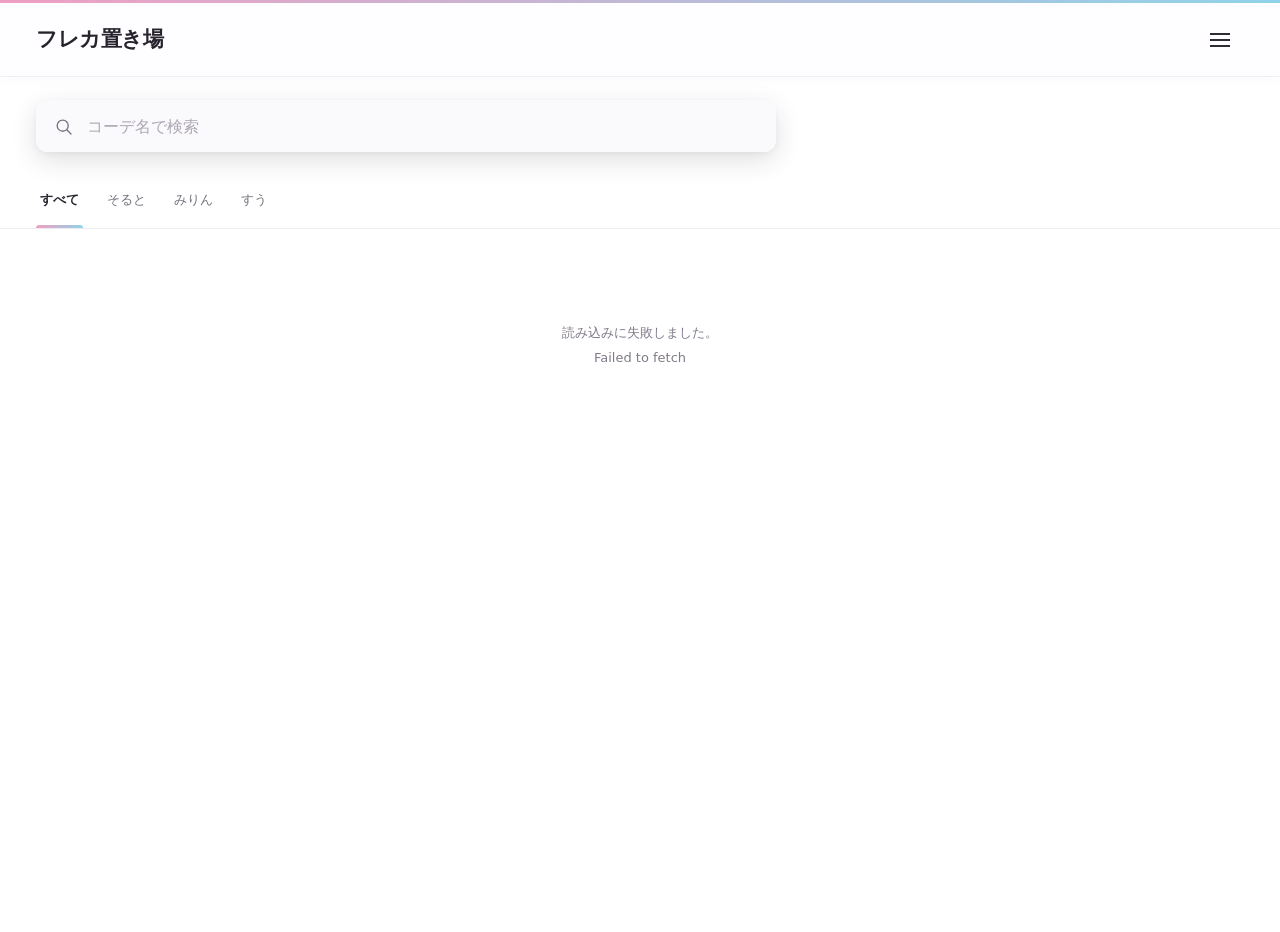
<file: index.html>
<!doctype html><html lang="ja"><head><meta charset="UTF-8"><meta name="viewport" content="width=device-width,initial-scale=1"><meta name="theme-color" content="#ffffff"><title>フレカ置き場 - 塩</title><link rel="stylesheet" href="assets/style.css?v=floating-search-only-20261124"></head><body data-page="view"><div id="app"></div><script src="assets/config.js?v=site-e-header-name-20261123"></script><script src="assets/initial-colors.js?v=site-e-color-bootstrap-20261123"></script><script src="assets/core.js?v=site-e-instant-colors-20261123"></script><script src="assets/view.js?v=site-e-instant-colors-20261123"></script></body></html>
</file>
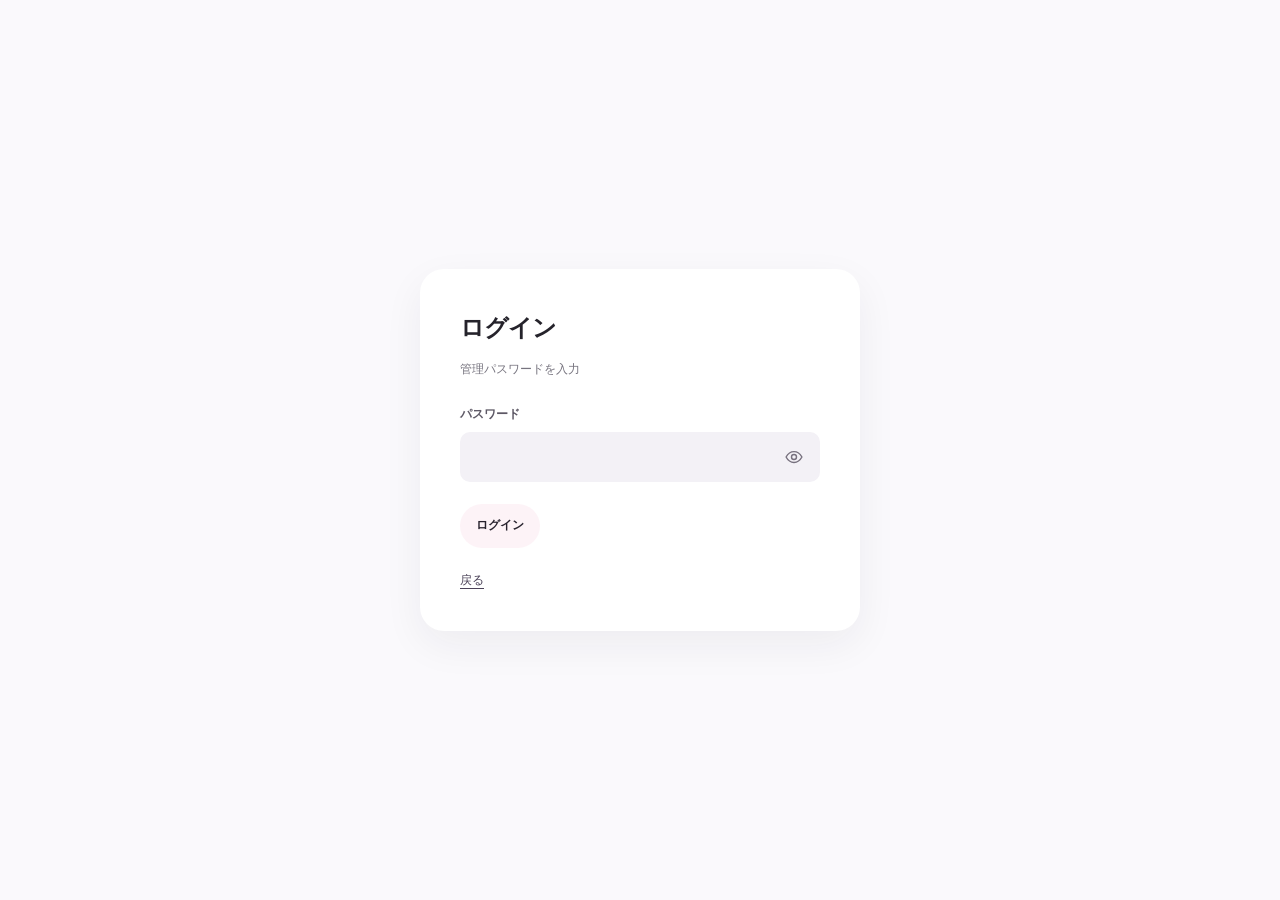
<file: edit.html>
<!doctype html><html lang="ja"><head><meta charset="UTF-8"><meta name="viewport" content="width=device-width,initial-scale=1"><meta name="theme-color" content="#ffffff"><title>フレカ置き場 - 塩</title><link rel="stylesheet" href="assets/style.css?v=admin-floating-search-20261124"></head><body data-page="edit"><div id="app"></div><script src="assets/config.js?v=site-e-gas-connected-20261123"></script><script src="assets/core.js?v=site-e-instant-colors-20261123"></script><script src="assets/edit.js?v=login-copy-and-tab-title-20261123"></script></body></html>
</file>
<file: assets/style.css>
/*
 * Site D — 4.11B / Material-inspired minimal layout
 * A alternative remains entirely separate as v4.10.
 * The same JS, data contracts, page routes, and accessibility semantics are retained.
 * Design principle: whitespace first, lines only when needed, accent only as state.
 */
@property --theme-color { syntax: '<color>'; inherits: true; initial-value: #eaa1bf; }
:root {
  --theme-background: #eaa1bf;
  --old-theme-background: #eaa1bf;
  --theme-color: #eaa1bf;
  --theme-on: #171717;
  --theme-soft: rgba(234,161,191,.13);
  --theme-line: rgba(234,161,191,.35);
  --txt: #25232b;
  --muted: #77747f;
  --quiet: #9895a0;
  --line: #eeebf1;
  --line-strong: #ddd9e2;
  --bg: #faf9fc;
  --surface: #ffffff;
  --surface-soft: #f3f1f6;
  --surface-active: #f0ecf5;
  --danger: #b04452;
  --radius-small: 8px;
  --radius-medium: 12px;
  --radius-dialog: 24px;
  --ease: cubic-bezier(.2,.75,.25,1);
}
* { box-sizing: border-box; }
html { scroll-behavior: smooth; }
body {
  margin: 0;
  min-width: 320px;
  background: var(--surface);
  color: var(--txt);
  font: 14px/1.6 'Noto Sans JP','Hiragino Kaku Gothic ProN', 'Yu Gothic', system-ui, sans-serif;
  font-weight: 400;
  -webkit-font-smoothing: antialiased;
}
body[data-page="view"] { padding-bottom: 32px; }
button,input,textarea,select { font: inherit; }
button { cursor: pointer; -webkit-tap-highlight-color: transparent; }
button:disabled { opacity: .38; cursor: default; }
button:focus-visible, input:focus-visible, select:focus-visible, textarea:focus-visible, a:focus-visible, .ownership-option:focus-within {
  outline: 2px solid #6b5b81; outline-offset: 3px;
}
a { color: inherit; }
svg { width: 20px; height: 20px; fill: none; stroke: currentColor; stroke-width: 1.7; stroke-linecap: round; stroke-linejoin: round; }
.hidden { display: none !important; }
#app { min-height: 100dvh; }

/* 1 — Top app bar: flat surface, small dynamic theme rule (no decorations). */
.app-header { position: sticky; top: 0; z-index: 30; background: var(--surface); }
.title-bar { position: relative; isolation: isolate; background: var(--surface); color: var(--txt); }
.title-bar::after { content: ''; position: absolute; top: 0; left: 0; right: 0; height: 4px; background: var(--theme-background); z-index: 1; }
.title-bar::before { content:''; position:absolute; inset: 0 0 auto; height: 4px; z-index:2; pointer-events:none; background:var(--old-theme-background); opacity: 0; }
.theme-changing .title-bar::before { animation: b-accent-crossfade 700ms ease both; }
@keyframes b-accent-crossfade { from { opacity: 1; } to { opacity: 0; } }
.header-inner { max-width: 1440px; min-height: 76px; margin: auto; padding: 12px 36px 9px; display: flex; align-items: center; justify-content: space-between; gap: 16px; }
.app-title { font-size: 21px; font-weight: 700; letter-spacing: -.025em; color: #27232c; }
.header-actions,.view-header-actions { display:flex; align-items:center; gap:14px; }
.header-date { color:var(--muted); white-space:nowrap; font-size: 11px; letter-spacing: .02em; }
.hamburger { width: 48px; height: 48px; display:flex; flex-direction:column; align-items:center; justify-content:center; gap:5px; border:0; background:transparent; color:#302c36; padding:9px; border-radius:24px; transition:background 180ms ease; }
.hamburger:hover,.hamburger[aria-expanded="true"] { background:var(--surface-soft); }
.hamburger span { width:21px; height:2px; display:block; background:currentColor; border-radius:3px; transition:transform 250ms var(--ease),opacity 180ms ease; }
.hamburger[aria-expanded="true"] span:first-child { transform:translateY(7px) rotate(45deg); }
.hamburger[aria-expanded="true"] span:nth-child(2) { opacity:0; }
.hamburger[aria-expanded="true"] span:last-child { transform:translateY(-7px) rotate(-45deg); }

/* 2 — Modal navigation sheet; keeps the exact original hamburger behaviors. */
.menu-scrim { position:fixed; inset:0; z-index:79; background:rgba(22,18,30,.27); opacity:0; visibility:hidden; pointer-events:none; transition:opacity 300ms ease,visibility 0s linear 310ms; }
.hamburger-panel { position:fixed; right:0; top:0; bottom:0; z-index:80; width:min(344px, calc(100vw - 36px)); display:flex; flex-direction:column; gap:2px; padding:108px 20px 32px; overflow-y:auto; background:var(--surface); box-shadow:-14px 0 55px rgba(34,27,47,.12); opacity:0; transform:translateX(28px); visibility:hidden; pointer-events:none; transition:opacity 260ms ease,transform 300ms var(--ease),visibility 0s linear 310ms; }
.hamburger-panel::before { content:'メニュー'; position:absolute; top:42px; left:36px; font-size:21px; font-weight:700; letter-spacing:-.02em; }
.hamburger-panel :is(a,button) { display:block; width:100%; border:0; border-radius:12px; padding:15px 18px; text-align:left; color:#433e49; font-size:14px; font-weight:500; background:transparent; text-decoration:none; transition:background-color 180ms ease; }
.hamburger-panel :is(a,button):hover { background:#f3f1f6; }
.hamburger-panel .selected { background:var(--theme-soft); font-weight:700; }
/* Close control floats above the drawer, independent of the sliding sheet.
   Its bounds are taken from the header hamburger at the moment of opening. */
.drawer-close {
  position: fixed;
  z-index: 83;
  display: grid;
  place-items: center;
  padding: 0;
  border: 0;
  border-radius: 50%;
  background: transparent;
  color: #302c36;
  font-size: 28px;
  font-weight: 300;
  line-height: 1;
  opacity: 0;
  visibility: hidden;
  pointer-events: none;
  transform: scale(.92);
  transition: opacity 180ms ease, transform 240ms var(--ease), visibility 0s linear 250ms, background-color 180ms ease;
}
.drawer-close.is-open {
  opacity: 1;
  visibility: visible;
  pointer-events: auto;
  transform: scale(1);
  transition-delay: 0s;
}
.drawer-close:hover { background: var(--surface-soft); }
.drawer-close:focus-visible { outline: 2px solid #6b5b81; outline-offset: -3px; }

.hamburger-panel > a:first-of-type { border-bottom:1px solid var(--line); border-radius:0; margin-bottom:12px; padding-bottom:23px; }
.hamburger-panel > a:first-of-type:hover { background:var(--surface-soft); border-radius:12px; }
.menu-scrim.is-open,.hamburger-panel.is-open { opacity:1; visibility:visible; pointer-events:auto; transition-delay:0ms; }
.hamburger-panel.is-open { transform:translateX(0); }

/* 3 — Search and filters: whitespace, no decorated input borders. */
.container { max-width:1440px; margin:0 auto; padding:24px 36px; }
.search { max-width:740px; min-height:52px; display:flex; align-items:center; gap:14px; padding:0 18px; background:var(--surface-soft); border:0; border-radius:var(--radius-medium); box-shadow:none; transition:background 200ms ease,box-shadow 200ms ease; }
.search:focus-within { background:#eeebf3; box-shadow:inset 0 -2px #777086; }
.search svg { color:#777280; width:19px; height:19px; flex-shrink:0; }
.search input { flex:1; min-width:0; padding:13px 0; background:transparent; color:var(--txt); border:0; outline:0; font-size:16px; }
.search input::placeholder { color:#86818e; }
.desktop-tabs { max-width:1440px; margin:auto; padding:0 36px; display:flex; align-items:stretch; gap:20px; overflow-x:auto; scrollbar-width:none; border-bottom:1px solid var(--line); }
.desktop-tabs::-webkit-scrollbar { display:none; }
.char-tab { position:relative; flex-shrink:0; white-space:nowrap; border:0; border-radius:0; background:transparent!important; padding:12px 4px 15px; min-height:52px; color:#77717e; font-size:13px; font-weight:500; transition:color 230ms ease; }
.char-tab::after { content:''; position:absolute; left:0; right:0; height:3px; bottom:0; border-radius:3px 3px 0 0; background:var(--theme-background); transform:scaleX(0); transform-origin:center; transition:transform 280ms var(--ease); }
.char-tab:hover { color:#34303b; }
.char-tab.active { color:#292630; font-weight:700; }
.char-tab.active::after { transform:scaleX(1); }

/* 4 — Public gallery: image-led, not a grid of framed rectangles. */
.card-grid { display:grid; grid-template-columns:repeat(2,minmax(0,1fr)); gap:26px 16px; align-items:start; }
.freca-card { min-width:0; background:transparent; border:0; border-radius:0; box-shadow:none; overflow:visible; }
.card-picture { background:#f2f0f5; aspect-ratio:59 / 86; overflow:hidden; border-radius:7px; display:flex; align-items:center; justify-content:center; cursor:zoom-in; transition:box-shadow 220ms ease; }
.card-picture img { width:100%; height:100%; object-fit:cover; transition:transform 300ms var(--ease); }
.freca-card:hover .card-picture { box-shadow:0 6px 18px rgba(36,29,43,.08); }
.freca-card:hover .card-picture img { transform:scale(1.018); }
.card-detail { padding:11px 2px 0; }
.card-chara { color:#292530; font-size:13px; font-weight:650; line-height:1.45; }
.card-code { color:#76717d; font-size:12px; line-height:1.55; margin-top:4px; overflow-wrap:anywhere; }
.empty-image { display:flex; flex-direction:column; align-items:center; justify-content:center; gap:8px; color:#a29da9; }
.empty-image span { font-size:26px; font-weight:300; }
.empty-image small { font-size:12px; }
.placeholder-panel { grid-column:1 / -1; text-align:center; padding:68px 12px; color:#817a88; font-size:13px; background:transparent; border:0; border-radius:0; box-shadow:none; line-height:1.9; }
.pager { display:flex; justify-content:center; gap:6px; flex-wrap:wrap; margin:24px auto; }
.pager button { width:42px; height:42px; border:0; border-radius:50%; background:transparent; color:#77717e; }
.pager button:hover { background:#f0eef3; }
.pager button.active { color:#242029; background:var(--theme-soft); font-weight:700; }
.pager-ellipsis { display:grid; place-items:center; width:28px; color:#9a95a1; }
.bottom-nav { display:none; }

/* 5 — Forms and simple actions. The only filled actions are primary. */
.btn { min-height:40px; padding:9px 16px; border:0; border-radius:22px; color:#544d5b; background:var(--surface-soft); font-size:12px; font-weight:600; transition:background 160ms ease,transform 160ms ease; }
.btn:hover { background:#eae6ef; }
.btn:active,.tiny-btn:active { transform:scale(.982); }
.btn.primary { color:#28232e; background:var(--theme-soft); font-weight:700; }
.btn.primary:hover { filter:brightness(.97); }
.btn.danger,.tiny-btn.danger { color:var(--danger); }
.tiny-btn { background:transparent; border:0; border-radius:18px; padding:7px 13px; font-size:12px; font-weight:500; color:#5c5663; transition:background 180ms ease, transform 180ms ease; }
.tiny-btn:hover { background:var(--surface-soft); }
.row { display:flex; align-items:center; flex-wrap:wrap; gap:8px; }
.row.between { justify-content:space-between; }
.note { margin:0; font-size:12px; line-height:1.8; color:var(--muted); font-weight:400; }
.section-head { display:flex; align-items:center; justify-content:space-between; gap:16px; margin:6px 0 20px; }
.section-head h2 { margin:0; color:#292531; font-size:22px; font-weight:700; letter-spacing:-.035em; line-height:1.35; }
.section-head h2 small { font-size:12px; font-weight:400; margin-left:8px; letter-spacing:0; }

/* 6 — Auth: compact neutral form, only one elevated functional surface. */
.auth-screen { min-height:100dvh; display:grid; place-items:center; padding:32px 16px; background:var(--bg); }
.login-panel { width:min(440px,100%); padding:40px; background:#fff; border:0; border-radius:24px; box-shadow:0 14px 40px rgba(36,30,45,.06); }
.login-panel h1 { margin:0 0 12px; font-size:24px; letter-spacing:-.035em; }
.login-panel form { margin-top:24px; }
.login-panel .btn { margin-top:4px; min-height:44px; }
.login-panel > .note:last-child { margin-top:22px; }
.login-panel a { color:#4c4359; text-underline-offset:4px; }
.login-panel .password-control{display:block;position:relative;width:100%;}
.login-panel .password-control input{padding-right:58px;}
.login-panel .password-peek{position:absolute;top:0;right:0;bottom:0;width:52px;display:grid;place-items:center;border:0;border-radius:0 10px 10px 0;background:transparent;color:#77717e;cursor:pointer;touch-action:none;-webkit-user-select:none;user-select:none;padding:0;}
.login-panel .password-peek[aria-pressed="true"]{color:#28252e;}
.login-panel .password-peek:focus-visible{outline:2px solid #777086;outline-offset:-3px;}
.field { display:grid; gap:8px; margin:18px 0; font-size:12px; font-weight:650; color:#5d5865; }
.field input,.field select,.field textarea { width:100%; min-height:48px; border:0; border-radius:10px; background:var(--surface-soft); color:#28252e; padding:12px 14px; font-size:16px; outline:0; }
.field textarea { min-height:100px; resize:vertical; line-height:1.7; }
.field input:focus,.field select:focus,.field textarea:focus { box-shadow:inset 0 -2px #777086; }

/* 7 — Edit dashboard, understated hierarchy and flat item rows. */
.admin-shell { width:min(100%,1320px); margin:0 auto; padding:36px 38px 90px; }
.animated-content { animation:b-content-fade 230ms ease both; }
@keyframes b-content-fade { from { opacity:.7; transform:translateY(5px); } to { opacity:1; transform:translateY(0); } }
.admin-shell .search { margin-bottom:16px; max-width:740px; }
.sub-tabs { display:flex; width:fit-content; align-items:center; gap:26px; margin:0 0 36px; border-bottom:1px solid var(--line-strong); }
.sub-tab { position:relative; border:0; border-radius:0; color:#77717e; background:transparent; padding:10px 0 14px; min-height:44px; font-size:14px; font-weight:500; }
.sub-tab.active { color:#2b2731; font-weight:700; }
.sub-tab.active::after { content:''; position:absolute; height:3px; bottom:-1px; left:0; right:0; border-radius:3px; background:var(--theme-background); }
.character-filter { display:flex; align-items:center; gap:10px; width:100%; margin:14px 0 26px; min-height:44px; }
.filter-all { flex:0 0 auto; min-width:60px; }
.filter-scroll { display:flex; gap:4px; flex:1; min-width:0; overflow-x:auto; scrollbar-width:none; padding:0; overscroll-behavior-inline:contain; }
.filter-scroll::-webkit-scrollbar { display:none; }
.filter-pill { position:relative; flex:0 0 auto; border:0; background:transparent; color:#706a77; padding:10px 16px; border-radius:24px; min-height:42px; white-space:nowrap; font-size:12px; font-weight:500; transition:background-color 200ms ease, color 200ms ease; }
.filter-pill.active { background:var(--item-soft); color:#25222c; font-weight:700; }
.filter-pill:hover { background:#f3f1f6; }
.admin-card-grid { display:grid; grid-template-columns:repeat(2,minmax(0,1fr)); gap:28px 18px; margin-top:28px; }
.admin-card { min-width:0; background:transparent; border:0; border-radius:0; box-shadow:none; overflow:visible; }
.admin-image { display:grid; place-items:center; height:190px; background:#f1eff4; border-radius:7px; cursor:zoom-in; overflow:hidden; }
.admin-image img { width:100%; height:100%; object-fit:cover; }
.admin-card-body { padding:13px 2px; }
.admin-title { font-size:14px; font-weight:650; overflow-wrap:anywhere; }
.admin-sub { font-size:12px; color:var(--muted); margin:4px 0 8px; }

/* 8 — Ownership: one row per outfit, chips only for printed characters. */
.owned-grid { display:grid; grid-template-columns:repeat(1,minmax(0,1fr)); gap:0; margin-top:22px; }
.owned-card { padding:20px 1px 21px; border:0; border-radius:0; border-bottom:1px solid var(--line); background:transparent; box-shadow:none; }
.owned-card strong { font-size:15px; font-weight:650; }
.owned-card > .note { margin-top:2px; }
.chip-row { display:flex; flex-wrap:wrap; gap:8px; margin:13px 0 4px; }
.chip { display:inline-flex; align-items:center; gap:4px; padding:4px 12px; background:var(--item-soft); color:#3c3743; border:0; border-radius:19px; font-size:11px; font-weight:500; }
.owned-card .row { margin-top:12px; }

/* 9 — Print plans: section label and hairline separators instead of panels. */
.plan-heading { margin:42px 0 16px; font-size:20px; font-weight:700; letter-spacing:-.03em; }
.plan-set { margin:0 0 30px; background:transparent; border:0; border-radius:0; box-shadow:none; overflow:visible; }
.plan-set-head { display:flex; justify-content:flex-start; padding:12px 1px 10px; background:transparent; color:#77717d; border-bottom:1px solid var(--line-strong); font-size:12px; font-weight:600; }
.plan-item { display:flex; align-items:center; gap:14px; padding:16px 1px; min-width:0; border-bottom:1px solid var(--line); }
.plan-item input[type=checkbox] { flex:0 0 auto; width:19px; height:19px; accent-color:#655d70; cursor:pointer; }
.plan-content { min-width:0; flex:1; overflow:hidden; }
.plan-item .name { color:#33303b; font-weight:600; font-size:14px; overflow:hidden; text-overflow:ellipsis; white-space:nowrap; }

.plan-note { font-size:12px; margin-top:3px; color:#898590; line-height:1.5; white-space:nowrap; overflow:hidden; text-overflow:ellipsis; }
.plan-actions { flex:0 0 auto; display:flex; align-items:center; gap:0; flex-wrap:nowrap; }
.plan-actions .tiny-btn { font-size:11px; padding:8px 11px; min-width:40px; }
@keyframes b-check-pop { 0%{transform:scale(.85)} 65%{transform:scale(1.09)} 100%{transform:scale(1)} }
.plan-item.just-checked input[type=checkbox] { animation:b-check-pop 200ms ease-out; }

/* 10 — Color settings: flat editable rows with an intentional preview swatch. */
.color-grid { display:grid; grid-template-columns:repeat(1,minmax(0,1fr)); gap:0 36px; margin-top:18px; }
.color-card { border:0; border-radius:0; border-bottom:1px solid var(--line); background:transparent; padding:22px 0 23px; display:grid; gap:12px; }
.color-card > strong { font-size:15px; font-weight:650; }
.color-mode { display:flex; gap:22px; flex-wrap:wrap; }
.color-mode label { display:inline-flex; align-items:center; gap:7px; font-size:12px; color:#696373; cursor:pointer; }
.color-mode input { accent-color:#665c77; }
.color-control { display:flex; align-items:center; gap:14px; }
.color-control input[type=color] { width:44px; height:44px; border:0; background:none; padding:0; cursor:pointer; }
.color-control input[type=text] { flex:1; width:100%; min-width:0; border:0; border-radius:10px; background:var(--surface-soft); padding:12px 14px; font-size:14px; text-transform:uppercase; }
.color-sample { width:100%; min-height:43px; display:grid; place-items:center; background:var(--sample); color:var(--sample-on); font-weight:600; font-size:12px; border-radius:6px; }

/* 11 — Ownership multiple-selection dialog. */
.owned-select-caption { display:flex; justify-content:space-between; gap:14px; color:#4b4651; font-size:13px; margin:22px 0 10px; }
.owned-select-caption > span { color:var(--muted); font-size:11px; }
.ownership-options { display:grid; grid-template-columns:repeat(3,minmax(0,1fr)); gap:8px; }
.ownership-option { display:flex; justify-content:center; align-items:center; gap:5px; cursor:pointer; background:#f4f2f7; color:#6b6572; border:0; border-radius:11px; min-height:44px; padding:8px 4px; font-size:12px; transition:background-color 180ms ease; white-space:nowrap; }
.ownership-option.chosen { background:var(--item-soft); color:#302b35; font-weight:700; }
.ownership-option input { position:absolute; width:1px; height:1px; opacity:0; pointer-events:none; }
.ownership-option .tick { visibility:hidden; }
.ownership-option.chosen .tick { visibility:visible; }

/* 12 — Modal/dialog surfaces are purposefully elevated (not a layout grid). */
.overlay,.dialog-shade { position:fixed; inset:0; z-index:70; background:rgba(27,23,34,.5); display:grid; place-items:center; padding:20px; animation:b-overlay-in 180ms ease both; }
.overlay { z-index:60; }
.overlay img { max-width:min(520px,92vw); max-height:87vh; object-fit:contain; border-radius:8px; box-shadow:0 18px 60px rgba(20,14,30,.2); }
.overlay-close { position:fixed; right:25px; top:20px; width:44px; height:44px; border:0; background:white; color:#4c4554; border-radius:50%; font-size:24px; }
.dialog { background:#fff; width:min(520px,100%); max-height:90dvh; overflow-y:auto; padding:26px 30px 30px; border:0; border-radius:var(--radius-dialog); box-shadow:0 24px 90px rgba(28,23,34,.19); animation:b-dialog-in 250ms var(--ease) both; }
.dialog h2 { font-size:20px; font-weight:700; margin:0; }
.dialog-actions { display:flex; justify-content:flex-end; gap:10px; margin-top:28px; }
.preview { width:100%; min-height:148px; display:grid; place-items:center; background:var(--surface-soft); border:0; border-radius:9px; overflow:hidden; font-size:12px; color:#827d89; }
.preview img { width:auto; height:148px; max-width:100%; object-fit:contain; }
@keyframes b-overlay-in { from{opacity:0} to{opacity:1} }
@keyframes b-dialog-in { from{opacity:0;transform:translateY(10px) scale(.99)} to{opacity:1;transform:translateY(0) scale(1)} }
.toast { position:fixed; z-index:110; left:50%; bottom:26px; transform:translateX(-50%); padding:12px 20px; background:#353039; color:white; border-radius:24px; font-size:12px; opacity:0; pointer-events:none; transition:opacity 200ms ease; box-shadow:0 7px 25px rgba(25,22,29,.15); }
.toast.show { opacity:1; }

/* Responsive columns and rhythm */
@media(min-width:700px) {
  .card-grid { grid-template-columns:repeat(4,minmax(0,1fr)); gap:30px 20px; }
  .admin-card-grid { grid-template-columns:repeat(3,minmax(0,1fr)); gap:30px 22px; }
  .owned-grid { grid-template-columns:repeat(2,minmax(0,1fr)); column-gap:42px; }
  .color-grid { grid-template-columns:repeat(2,minmax(0,1fr)); }
}
@media(min-width:1100px) {
  .card-grid { grid-template-columns:repeat(5,minmax(0,1fr)); gap:36px 24px; }
  .admin-card-grid { grid-template-columns:repeat(4,minmax(0,1fr)); }
}
@media(min-width:1400px) { .card-grid { grid-template-columns:repeat(6,minmax(0,1fr)); } }

@media(max-width:699px) {
  body[data-page="view"] { padding-bottom:90px; }
  .header-inner { min-height:66px; padding:9px 16px 6px; }
  .app-title { font-size:17px; }
  .header-date { font-size:10px; }
  .header-actions,.view-header-actions { gap:5px; }
  .hamburger { width:44px; height:44px; }
  .container { padding:18px 16px; }
  .desktop-tabs { display:none; }
  .card-grid { grid-template-columns:repeat(2,minmax(0,1fr)); gap:24px 12px; }
  .card-picture { border-radius:5px; }
  .card-detail { padding:9px 1px 0; }
  .card-chara { font-size:12px; }
  .card-code { font-size:11px; }
  .bottom-nav { display:block; position:fixed; left:0; right:0; bottom:0; z-index:40; height:77px; background:var(--surface); box-shadow:0 -3px 22px rgba(30,26,37,.07); }
  .bottom-nav-inner { display:flex; align-items:center; gap:10px; width:100%; height:100%; padding:0 12px; }
  .bottom-all { display:flex; align-items:center; justify-content:center; flex:0 0 58px; padding:10px 4px; border:0; background:transparent; border-radius:17px; font-size:11px; color:#736e7a; min-height:42px; }
  .bottom-all.active { background:var(--item-soft); color:#302b35; font-weight:700; }
  .nav-scroller { display:block; flex:1; min-width:0; height:100%; overflow-x:auto; scroll-snap-type:x mandatory; scrollbar-width:none; }
  .nav-scroller::-webkit-scrollbar { display:none; }
  .nav-track { display:flex; width:100%; height:100%; }
  .nav-slide { flex:0 0 100%; width:100%; height:100%; display:flex; align-items:center; gap:2px; padding:0; scroll-snap-align:start; }
  .bottom-char { flex:1 1 0; width:0; min-width:0; min-height:42px; display:grid; place-items:center; padding:10px 1px; border:0; border-radius:17px; background:transparent; color:#746f7c; font-size:11px; transition:background 260ms ease; }
  .bottom-char.active { background:var(--item-soft); color:#292531; font-weight:700; }
  .bottom-char:not(.active):active,.bottom-all:not(.active):active { background:var(--surface-soft); }
  .admin-shell { padding:26px 16px 72px; }
  .section-head { margin:2px 0 20px; }
  .section-head h2 { font-size:18px; }
  .section-head .btn { padding:9px 13px; font-size:11px; min-height:39px; }
  .sub-tabs { gap:26px; margin-bottom:28px; }
  .character-filter { gap:5px; margin:10px 0 23px; }
  .filter-pill { padding:10px 13px; }
  .admin-card-grid { gap:25px 14px; }
  .admin-image { height:160px; }
  .admin-card-body { padding:10px 0; }
  .owned-card { padding:20px 0; }
  .plan-heading { font-size:18px; margin:36px 0 14px; }
  .plan-item { gap:9px; padding:14px 0; }
  .plan-actions { gap:0; }
  .plan-actions .tiny-btn { min-width:34px; padding:7px 7px; font-size:11px; }
  .dialog { padding:22px 20px 25px; border-radius:20px; }
  .color-grid { grid-template-columns:1fr; }
  .hamburger-panel { width:min(340px,calc(100vw - 32px)); }
}
@media(prefers-reduced-motion:reduce) {
  *,*::before,*::after { scroll-behavior:auto!important; animation-duration:.001ms!important; transition-duration:.001ms!important; }
}


/* ======================================================================
   SITE D 4.11D — design D: B's structural minimalism + C's glass & motion
   No JS or backend contracts changed. Keep as an independent CSS variant.
   Glass belongs to navigation and temporary overlays, NOT content cards.
   ====================================================================== */
:root {
  --d-spring: cubic-bezier(.22,1,.36,1);
  --d-glass: rgba(254,253,255,.84);
  --d-solid: #fff;
  --d-glass-stroke: rgba(255,255,255,.72);
}
/* B-like flat page, with C-like luminous/frosted top navigation. */
body { background:#fff; }
.app-header {
  background:transparent;
  isolation:isolate;
}
.title-bar {
  background:var(--d-glass);
  -webkit-backdrop-filter:blur(24px) saturate(1.4);
  backdrop-filter:blur(24px) saturate(1.4);
  box-shadow:0 1px 0 rgba(61,52,72,.065), 0 3px 18px rgba(50,36,59,.025);
}
/* Keep B's narrow accent rather than C's full tinted block. */
.title-bar::after,.title-bar::before { height:3px; }
.app-title { letter-spacing:-.02em; }
.hamburger,
.hamburger span { transition-duration:260ms; transition-timing-function:var(--d-spring); }
.hamburger:hover { background:rgba(235,231,240,.55); }
.hamburger:active { transform:scale(.94); }
/* C-inspired glass navigation sheet, still in B's right drawer geometry.
   Position of close X is set from the hamburger's actual rect by B.1 JS. */
.menu-scrim {
  background:rgba(28,23,35,.21);
  -webkit-backdrop-filter:blur(0px);
  backdrop-filter:blur(0px);
  transition:opacity 380ms ease,backdrop-filter 380ms ease,
             -webkit-backdrop-filter 380ms ease,visibility 0s linear 410ms;
}
.menu-scrim.is-open {
  -webkit-backdrop-filter:blur(4px);
  backdrop-filter:blur(4px);
  transition-delay:0s;
}
.hamburger-panel {
  background:rgba(251,250,254,.94);
  border-left:1px solid var(--d-glass-stroke);
  -webkit-backdrop-filter:blur(34px) saturate(1.45);
  backdrop-filter:blur(34px) saturate(1.45);
  box-shadow:-18px 0 65px rgba(38,29,48,.14),inset 1px 0 rgba(255,255,255,.7);
  transform:translate3d(32px,0,0) scale(.992);
  transform-origin:right center;
  filter:blur(3px);
  transition:opacity 320ms ease,transform 410ms var(--d-spring),filter 320ms ease,visibility 0s linear 425ms;
}
.hamburger-panel.is-open {
  transform:translate3d(0,0,0) scale(1);
  filter:blur(0px);
}
.hamburger-panel :is(a,button) {
  transition:background-color 200ms ease,color 190ms ease,transform 240ms var(--d-spring);
}
.hamburger-panel :is(a,button):hover {
  background:rgba(231,228,238,.7);
  transform:translateX(2px);
}
.drawer-close {
  transition:opacity 220ms ease,transform 290ms var(--d-spring),visibility 0s linear 330ms,background-color 200ms ease;
}
.drawer-close.is-open { transition-delay:0s; }
.drawer-close:hover { background:rgba(236,233,242,.82); }
/* Keep B's no-outline search field, give it restrained C-like tactility. */
.search {
  background:rgba(243,241,246,.94);
  transition:background-color 230ms ease,box-shadow 250ms ease,transform 250ms var(--d-spring);
}
.search:focus-within {
  background:rgba(241,238,246,.98);
  box-shadow:inset 0 -2px rgba(109,94,128,.55), 0 3px 15px rgba(45,36,54,.04);
}
/* Tabs stay understated B-style, but transitions feel more fluid. */
.char-tab { transition:color 320ms ease; }
.char-tab::after { transition:transform 390ms var(--d-spring); }
.filter-pill,.bottom-char,.bottom-all {
  transition:background-color 400ms var(--d-spring),color 260ms ease,transform 210ms var(--d-spring);
}
/* Gallery remains visually identical in structure to B. Card entrance is C-like. */
@keyframes d-card-enter {
  from { opacity:0; transform:translate3d(0,9px,0) scale(.994); }
  to   { opacity:1; transform:translate3d(0,0,0) scale(1); }
}
.animated-grid .freca-card {
  animation:d-card-enter 360ms var(--d-spring) both;
  animation-delay:var(--stagger,0ms);
}
.card-picture { transition:box-shadow 280ms ease,transform 380ms var(--d-spring); }
.card-picture img { transition:transform 450ms var(--d-spring); }
@media (hover:hover) {
  .freca-card:hover .card-picture { transform:translateY(-2px); }
  .filter-pill:hover:not(.active) { background:#f1eff5; }
  .btn:hover,.tiny-btn:hover { transform:translateY(-1px); }
}
/* C-like responsive gestures for actions. No excessive bounce. */
.btn,.tiny-btn,.pager button,.sub-tab {
  transition:background-color 220ms ease,color 220ms ease,transform 210ms var(--d-spring),box-shadow 220ms ease;
}
.btn:active,.tiny-btn:active,.pager button:active,.sub-tab:active { transform:scale(.97); }
.animated-content { animation:d-content-enter 320ms var(--d-spring) both; }
@keyframes d-content-enter {
  from { opacity:.45; transform:translateY(9px); }
  to { opacity:1; transform:translateY(0); }
}
.plan-item.just-checked input[type=checkbox] { animation:d-check-pop 240ms var(--d-spring); }
@keyframes d-check-pop { 0%{transform:scale(.84)} 65%{transform:scale(1.07)} 100%{transform:scale(1)} }
/* Temporary controls are glass; content rows/cards stay B-flat. */
.dialog-shade,.overlay {
  background:rgba(26,22,35,.42);
  -webkit-backdrop-filter:blur(6px);
  backdrop-filter:blur(6px);
  animation:d-scrim-enter 230ms ease-out both;
}
.dialog {
  background:rgba(253,252,255,.96);
  border:1px solid rgba(255,255,255,.88);
  border-radius:21px;
  box-shadow:0 26px 80px rgba(27,22,35,.18);
  -webkit-backdrop-filter:blur(30px) saturate(1.3);
  backdrop-filter:blur(30px) saturate(1.3);
  animation:d-dialog-enter 320ms var(--d-spring) both;
}
@keyframes d-scrim-enter { from { opacity:0; } to { opacity:1; } }
@keyframes d-dialog-enter {
  from { opacity:0; transform:translateY(12px) scale(.985); }
  to { opacity:1; transform:translateY(0) scale(1); }
}
.overlay-close { background:rgba(255,255,255,.91); -webkit-backdrop-filter:blur(16px);backdrop-filter:blur(16px); }
/* Mobile: glass navigation bar across full width, not a floating capsule.
   Preserves B's single horizontal row and the 4-group slide interaction. */
@media(max-width:699px){
  .bottom-nav {
    background:rgba(253,252,255,.81);
    border-top:1px solid rgba(255,255,255,.86);
    -webkit-backdrop-filter:blur(27px) saturate(1.5);
    backdrop-filter:blur(27px) saturate(1.5);
    box-shadow:0 -5px 28px rgba(36,28,47,.09), inset 0 1px 0 rgba(255,255,255,.74);
    padding-bottom:env(safe-area-inset-bottom,0px);
    height:calc(77px + env(safe-area-inset-bottom,0px));
  }
  body[data-page="view"] { padding-bottom:calc(100px + env(safe-area-inset-bottom,0px)); }
  .bottom-nav-inner { height:77px; }
  .hamburger-panel { background:rgba(251,250,254,.96); }
  .plan-actions .tiny-btn { min-height:42px; }
}
/* No blur in constrained environments and honor system accessibility. */
@supports not ((backdrop-filter:blur(3px)) or (-webkit-backdrop-filter:blur(3px))){
  .title-bar,.hamburger-panel,.bottom-nav,.dialog{background:var(--d-solid);}
  .menu-scrim,.dialog-shade,.overlay{background:rgba(28,23,35,.35);}
}
@media(prefers-reduced-transparency:reduce){
  .title-bar,.hamburger-panel,.bottom-nav,.dialog{
    background:#fff!important;-webkit-backdrop-filter:none!important;backdrop-filter:none!important;
  }
  .menu-scrim,.dialog-shade,.overlay{-webkit-backdrop-filter:none!important;backdrop-filter:none!important;}
}
@media(prefers-contrast:more){
  .title-bar,.bottom-nav{background:#fff;border-color:#a19baa;}
  .hamburger-panel{background:#fff;}
}
@media(prefers-reduced-motion:reduce){
  .hamburger-panel,.menu-scrim,.drawer-close,.animated-grid .freca-card,.animated-content,.dialog,.overlay,.dialog-shade,
  .plan-item.just-checked input[type=checkbox]{animation:none!important;transition:none!important;filter:none!important;}
  .hamburger-panel{transform:translateX(0)!important;}
}

/* Site D v4.11D.1 — compact data-entry forms and understated contrast */
.search input::placeholder,.field input::placeholder,.field textarea::placeholder,
.upload-fields input::placeholder,.card-upload-url input::placeholder{color:#ada8b4;opacity:1}
.ownership-option.chosen{background:var(--item-soft);box-shadow:inset 0 0 0 1px var(--item-line);font-weight:700}
.filter-pill.active,.bottom-char.active,.bottom-all.active{background:var(--item-soft);box-shadow:inset 0 0 0 1px var(--item-line)}
.dialog-heading{margin-bottom:24px;align-items:center}
.dialog-x{display:grid;place-items:center;flex-shrink:0;width:40px;height:40px;border:0;border-radius:50%;background:transparent;color:#4c4754;font-size:25px;font-weight:300;line-height:1;transition:background .2s ease,transform .2s ease}
.dialog-x:hover{background:rgba(78,65,88,.08)}.dialog-x:active{transform:scale(.96)}
.ownership-dialog .field{margin:12px 0 20px}
.ownership-options{margin:14px 0 12px;gap:8px}
.dialog-actions{margin-top:24px}
/* Select files in an intentional drop area; one editable costume name per preview. */
.card-entry-dialog{width:min(620px,100%)}
.card-upload-zone{display:flex;flex-direction:column;gap:6px;align-items:center;justify-content:center;min-height:124px;background:rgba(243,240,248,.75);border:1px dashed #d9d4e0;border-radius:15px;color:#595263;cursor:pointer;transition:background .18s ease,border-color .18s ease}
.card-upload-zone:hover,.card-upload-zone.dragging,.card-upload-zone:focus-visible{background:#ebe6f2;border-color:#b8adca;outline-offset:2px}
.card-upload-zone.upload-busy{opacity:.7;pointer-events:none}
.upload-symbol{font-size:22px;font-weight:300;line-height:1}.card-upload-zone strong{font-size:13px;font-weight:600}.upload-hint{color:#9b94a2;font-size:11px}
.card-upload-url{display:flex;align-items:center;gap:10px;margin-top:10px}
.card-upload-url input{flex:1;min-width:0;padding:12px 14px;border:0;background:var(--surface-soft);border-radius:10px;font-size:14px}
.upload-entries{display:grid;gap:0;margin-top:18px}
.upload-entry{display:flex;align-items:center;gap:12px;min-width:0;padding:14px 0;border-bottom:1px solid var(--line)}
.upload-thumb{flex:0 0 76px;width:76px;height:88px;background:#f3f1f6;display:grid;place-items:center;overflow:hidden;border-radius:9px;color:#aaa3af;font-size:11px}
.upload-thumb img{width:100%;height:100%;object-fit:contain}
.upload-fields{display:grid;grid-template-columns:1fr;gap:7px;flex:1;min-width:0}
.upload-fields :is(input,select){width:100%;min-width:0;height:39px;padding:8px 11px;border:0;background:#f6f4f8;border-radius:8px;font-size:14px;color:#302a35}
.upload-remove{flex:0 0 32px;width:32px;height:32px;border:0;background:transparent;color:#756b7a;font-size:20px;border-radius:50%}.upload-remove:hover{background:#eeebf3}
.add-entry-link{margin-top:16px;padding:10px 0;background:none;border:0;color:#71657c;font-size:12px;font-weight:600;text-align:left}
.add-entry-link:hover{text-decoration:underline;text-underline-offset:4px}
@media(max-width:699px){.card-entry-dialog{padding:22px 18px}.card-upload-zone{min-height:105px}.upload-entry{gap:9px}.upload-thumb{flex-basis:65px;width:65px;height:78px}.upload-fields :is(input,select){font-size:16px}.dialog-x{width:42px;height:42px}}

/* v4.11D.2 — ownership heading removal, compact count and close X */
.ownership-dialog { position:relative; padding-top:40px; }
.ownership-dialog > .dialog-x { position:absolute; top:10px; right:14px; z-index:1; }
.ownership-count { margin:6px 0 0; font-size:11px; }


/* ===== v4.11D.3: requested mobile navigation and consistent search only ===== */
/* One shared search-field size, icon alignment, and left edge across pages. */
body[data-page="view"] .container > .search,
body[data-page="edit"] .admin-shell .search {
  display:flex;
  width:100%;
  max-width:740px;
  min-height:52px;
  height:52px;
  padding:0 18px;
  border-radius:var(--radius-medium);
  align-items:center;
  gap:14px;
  box-sizing:border-box;
}
body[data-page="view"] .container > .search input,
body[data-page="edit"] .admin-shell .search input {
  min-height:0;
  height:100%;
  padding:0;
  line-height:normal;
}
/* Desktop uses differently sized page wrappers; align search fields without
   moving the surrounding content or changing the layout of either page. */
@media (min-width:700px) {
  body[data-page="edit"] .admin-shell .search {
    width:min(740px, calc(100vw - 72px));
    max-width:none;
    margin-left:0;
  }
}
@media (max-width:699px) {
  /* Each character owns one thin color strip; no full-width strip. */
  /* Every group has FOUR equal-width slots, even groups of three or two. */
  body[data-page="view"] .nav-slide {
    justify-content:flex-start;
  }
  body[data-page="view"] .bottom-char {
    flex:0 0 calc((100% - 6px) / 4);
    width:calc((100% - 6px) / 4);
    min-width:0;
  }
  /* The four character slots keep equal widths, including the two-person group.
     Only the bottom edge receives color; nothing is pill-shaped. */
  body[data-page="view"] .bottom-all,
  body[data-page="view"] .bottom-char {
    position:relative;
    align-self:stretch;
    height:100%;
    background:transparent !important;
    border:0 !important;
    border-radius:0 !important;
    box-shadow:none !important;
  }
  body[data-page="view"] .bottom-all.active,
  body[data-page="view"] .bottom-char.active {
    background:transparent !important;
    box-shadow:none !important;
  }
  body[data-page="view"] .bottom-all::after,
  body[data-page="view"] .bottom-char::after {
    content:"";
    position:absolute;
    left:3px;
    right:3px;
    bottom:0;
    height:3px;
    background:var(--item-background,var(--item-color));
    pointer-events:none;
  }
}


/* Site D v4.11D.6 — only menu-line consistency and sticky, floating search. */
:root { --search-sticky-top: 76px; }
/* The three strokes keep exactly the same thickness, including flex layout. */
.hamburger span {
  box-sizing: border-box;
  flex: 0 0 2px;
  height: 2px;
  min-height: 2px;
  width: 21px;
  border-radius: 1px;
}
/* Viewer: the search wrapper is a sibling of the rest of the content so that
   sticky positioning is not constrained to a search-only parent. */
body[data-page="view"] .search-dock {
  position: sticky;
  top: var(--search-sticky-top);
  z-index: 29;
  background: rgba(255,255,255,.91);
  -webkit-backdrop-filter: blur(12px);
  backdrop-filter: blur(12px);
}
/* Admin: search fields are inside the same content container as their results. */
body[data-page="edit"] .admin-shell .search {
  position: sticky;
  top: calc(var(--search-sticky-top) + 12px);
  z-index: 29;
}
/* A subtle elevation, without changing width, height, margins or typography. */
body[data-page="view"] .search-dock > .search,
body[data-page="edit"] .admin-shell .search {
  background: rgb(250,249,252);
  box-shadow: 0 5px 18px rgba(39,32,49,.11), 0 1px 3px rgba(39,32,49,.035);
  transition: background 230ms ease, box-shadow 230ms ease;
}
body[data-page="view"] .search-dock > .search:focus-within,
body[data-page="edit"] .admin-shell .search:focus-within {
  background: rgb(250,248,253);
  box-shadow: 0 7px 22px rgba(39,32,49,.13), inset 0 -2px #777086;
}
@media (max-width: 699px) {
  :root { --search-sticky-top: 66px; }
}
@media (prefers-reduced-transparency: reduce) {
  body[data-page="view"] .search-dock { background:#fff; -webkit-backdrop-filter:none; backdrop-filter:none; }
}

/* Site D v4.11D.7 — requested changes only */
/* Use identical SVG rectangles for all three menu strokes. */
.hamburger .hamburger-lines {width:24px;height:24px;display:block;flex:none;stroke:none;fill:currentColor;}
.hamburger .hamburger-lines rect {fill:currentColor;stroke:none;}
 /* The X occupies the same spot as the hamburger; hide the underlying three bars while open. */
.hamburger[aria-expanded="true"] .hamburger-lines {opacity:0;visibility:hidden;}
/* Single image per outfit, aligned to the left of the existing ownership detail. */
.owned-card-layout {display:flex;align-items:flex-start;gap:14px;min-width:0;}
.owned-info {flex:1;min-width:0;}
.owned-thumb {flex:0 0 62px;width:62px;height:92px;display:flex;align-items:center;justify-content:center;background:#f5f4f7;border-radius:5px;overflow:hidden;color:#aaa5af;font-size:10px;}
.owned-thumb[role="button"] {cursor:zoom-in;}
.owned-thumb img {height:100%;width:100%;object-fit:contain;}
.ownership-image-picker {display:flex;align-items:center;gap:14px;margin:12px 0 20px;}
.ownership-image-preview {flex:0 0 64px;width:64px;height:96px;background:#f5f4f7;border-radius:5px;display:grid;place-items:center;overflow:hidden;color:#aaa5af;font-size:10px;}
.ownership-image-preview img {width:100%;height:100%;object-fit:contain;}
.ownership-image-actions {display:flex;align-items:flex-start;gap:10px;flex-wrap:wrap;}
.ownership-file-label {cursor:pointer;display:inline-flex;align-items:center;}
.ownership-file-label input {display:none;}
@media (max-width:699px){.owned-card-layout{gap:12px}.owned-thumb{flex-basis:56px;width:56px;height:84px}}

/* D.8: Ownership image uses its native proportions; no white background or cropping. */
.owned-thumb {
  flex:0 0 122px;
  width:122px;
  height:auto;
  min-height:80px;
  max-height:166px;
  padding:0;
  background:transparent;
  border:0;
  border-radius:0;
  overflow:visible;
  color:#aaa5af;
  cursor:pointer;
  appearance:none;
  text-align:center;
}
.owned-thumb img {
  display:block;
  width:auto;
  height:auto;
  max-width:100%;
  max-height:166px;
  object-fit:contain;
}
.owned-thumb:focus-visible{outline:2px solid var(--theme-color);outline-offset:3px;border-radius:3px}
.ownership-image-preview {
  flex:0 0 122px;
  width:122px;
  height:auto;
  min-height:98px;
  max-height:166px;
  padding:0;
  background:transparent;
  border-radius:0;
  overflow:visible;
}
.ownership-image-preview img {
  display:block;
  width:auto;
  height:auto;
  max-width:100%;
  max-height:166px;
  object-fit:contain;
}
@media(max-width:699px){
 .owned-thumb{flex-basis:100px;width:100px;max-height:145px}
 .owned-thumb img{max-height:145px}
 .ownership-image-preview{flex-basis:105px;width:105px;max-height:145px}
 .ownership-image-preview img{max-height:145px}
}

/* Site D only: scale the complete mobile search dock and bottom character bar. */
@media (max-width:699px) {
  body[data-page="view"] .search-dock {
    padding-top:13.5px;
    padding-bottom:13.5px;
  }
  body[data-page="view"] .search-dock > .search {
    height:39px;
    min-height:39px;
  }
  body[data-page="view"] .bottom-nav {
    height:calc(46px + env(safe-area-inset-bottom,0px));
    padding-bottom:env(safe-area-inset-bottom,0px);
    box-sizing:border-box;
  }
  body[data-page="view"] .bottom-nav-inner {
    height:46px;
  }
  body[data-page="view"] .bottom-all,
  body[data-page="view"] .bottom-char {
    min-height:0;
    padding-top:4px;
    padding-bottom:4px;
  }
  body[data-page="view"] {
    padding-bottom:calc(70px + env(safe-area-inset-bottom,0px));
  }
}

/* Site D mobile viewer: only the search field floats; no opaque sticky band. */
@media (max-width:699px) {
  body[data-page="view"] .search-dock {
    background:transparent;
    border:0;
    box-shadow:none;
    -webkit-backdrop-filter:none;
    backdrop-filter:none;
  }
  body[data-page="view"] .search-dock > .search {
    position:relative;
    background:rgba(250,249,252,.86);
    border-radius:var(--radius-medium);
    box-shadow:0 8px 26px rgba(39,32,49,.14),0 2px 7px rgba(39,32,49,.05);
    -webkit-backdrop-filter:blur(17px) saturate(1.15);
    backdrop-filter:blur(17px) saturate(1.15);
  }
  body[data-page="view"] .search-dock > .search:focus-within {
    background:rgba(250,248,253,.92);
    box-shadow:0 9px 28px rgba(39,32,49,.17),inset 0 -2px #777086;
  }
}



/* Site D management header: same add-card action placement as Sites A/B. */
body[data-page="edit"] .site-d-header-add {
 flex:0 0 auto;
 min-height:40px;
 padding:9px 14px;
 white-space:nowrap;
 font-size:12px;
}
@media (max-width:699px) {
 body[data-page="edit"] .site-d-header-add {
  min-height:38px;
  padding:8px 11px;
  font-size:11px;
 }
}
@media (max-width:540px) {
 /* Keep the title, add button and menu on one horizontal header row. */
 body[data-page="edit"] .header-inner {
  position:relative;
  display:flex;
  flex-direction:row;
  align-items:center;
  justify-content:space-between;
  min-height:76px;
  gap:8px;
  padding:9px 12px;
 }
 body[data-page="edit"] .header-inner > .app-title {
  flex:0 1 auto;
  min-width:0;
  font-size:16px;
  white-space:nowrap;
  padding-bottom:16px;
 }
 body[data-page="edit"] .header-actions {
  display:flex;
  flex:0 0 auto;
  align-items:center;
  justify-content:flex-end;
  width:auto;
  gap:7px;
 }
 body[data-page="edit"] .header-date {
  position:absolute;
  left:12px;
  bottom:8px;
  margin:0;
  font-size:10px;
 }
 body[data-page="edit"] .site-d-header-add {
  padding:8px 10px;
  white-space:nowrap;
 }
 body[data-page="edit"] .hamburger {
  flex:0 0 40px;
  width:40px;
  height:40px;
 }
}

/* Six-column desktop card management; retain the continuous scrolling list. */
@media (min-width:1100px) {
 body[data-page="edit"] .admin-card-grid {
  grid-template-columns:repeat(6,minmax(0,1fr));
  column-gap:16px;
  row-gap:28px;
 }
 body[data-page="edit"] .admin-card-body .row {
  gap:3px;
 }
 body[data-page="edit"] .admin-card-body .tiny-btn {
  padding:6px 8px;
  font-size:11px;
 }
}

/* Admin card captions use the same hierarchy as the public gallery:
   character above in near-black, outfit name below in muted gray. */
body[data-page="edit"] .admin-card-grid .admin-title {
 color:#292530;
 font-size:13px;
 font-weight:650;
 line-height:1.45;
 overflow-wrap:anywhere;
}
body[data-page="edit"] .admin-card-grid .admin-sub {
 color:#76717d;
 font-size:12px;
 font-weight:400;
 line-height:1.55;
 margin:4px 0 8px;
 overflow-wrap:anywhere;
}
@media(max-width:699px){
 body[data-page="edit"] .admin-card-grid .admin-title {font-size:12px;}
 body[data-page="edit"] .admin-card-grid .admin-sub {font-size:11px;}
}

/* Site A admin: visually distinguish non-public cards like Site B. */
body[data-page="edit"] .site-a-unlisted .admin-image {
 opacity:.55;
}


/* Public gallery: auto-load indicator for the next group of cards. */
body[data-page="view"] .infinite-loader {
 display:flex;
 justify-content:center;
 align-items:center;
 gap:9px;
 min-height:48px;
 padding:16px 0 26px;
 color:#817a88;
 font-size:12px;
}
body[data-page="view"] .infinite-loader[hidden] {display:none;}
body[data-page="view"] .infinite-loader-dot {
 width:9px;
 height:9px;
 flex:0 0 auto;
 border-radius:50%;
 background:var(--theme-color,#9f9aa8);
 animation:freca-loader-pulse 1100ms ease-in-out infinite;
}
@keyframes freca-loader-pulse {
 0%,100% {opacity:.35; transform:scale(.8);}
 50% {opacity:1; transform:scale(1);}
}
@media (prefers-reduced-motion:reduce) {
 body[data-page="view"] .infinite-loader-dot {animation:none;}
}

/* Site E: preserve the original public/private and bulk-delete controls. */
body[data-page="edit"] .site-c-unlisted .admin-image {opacity:.55;}
body[data-page="edit"] .admin-card .admin-image {position:relative;}
body[data-page="edit"] .site-c-selected .admin-image {
 outline:3px solid var(--theme-color,#8c7899);
 outline-offset:2px;
}
body[data-page="edit"] .site-c-select-indicator {
 position:absolute;
 top:7px;
 right:7px;
 min-width:30px;
 padding:5px 7px;
 background:rgba(255,255,255,.94);
 border-radius:6px;
 font-size:11px;
 color:#352d3c;
 font-weight:700;
 box-shadow:0 1px 8px rgba(0,0,0,.10);
}
body[data-page="edit"] .site-c-bulk-bar {
 position:fixed;
 z-index:68;
 left:50%;
 bottom:20px;
 transform:translateX(-50%);
 display:flex;
 align-items:center;
 justify-content:center;
 gap:12px;
 padding:12px 16px;
 min-width:min(92vw,420px);
 max-width:calc(100vw - 24px);
 background:#fff;
 box-shadow:0 8px 30px rgba(25,22,29,.17);
 border-radius:12px;
 font-size:12px;
 white-space:nowrap;
}
body[data-page="edit"] .site-c-bulk-bar.hidden {display:none;}
body[data-page="edit"] .site-c-bulk-bar .btn {font-size:11px;padding:9px 11px;min-height:36px;}
@media(max-width:540px){
 body[data-page="edit"] .site-c-bulk-bar {gap:6px;padding:10px 9px;}
 body[data-page="edit"] .site-c-bulk-bar .btn {font-size:10px;padding:8px 6px;}
}

/* Image replacement is shown only when Site E uses the migrated backend. */
body[data-page="edit"] .site-c-replace-image {
 display:flex;
 align-items:center;
 justify-content:space-between;
 gap:12px;
 padding:13px 16px;
 margin:12px 0 18px;
 border:1px solid #e6e1ea;
 border-radius:10px;
 background:#faf9fc;
 color:#4c4554;
 font-size:12px;
 font-weight:650;
}
body[data-page="edit"] .site-c-replace-image input[type="file"] {
 width:min(100%,240px);
 font-size:11px;
}
@media(max-width:540px){
 body[data-page="edit"] .site-c-replace-image {align-items:stretch;flex-direction:column;}
}

/* Admin cards: keep actions aligned to the two-line outfit caption baseline.
   Preserve the complete text if the caption happens to exceed two lines. */
body[data-page="edit"] .admin-card-grid .admin-card {
 display:flex;
 flex-direction:column;
}
body[data-page="edit"] .admin-card-grid .admin-card-body {
 display:flex;
 flex:1 1 auto;
 flex-direction:column;
}
body[data-page="edit"] .admin-card-grid .admin-sub {
 min-height:3.1em; /* Two lines at the existing 1.55 line-height. */
}
body[data-page="edit"] .admin-card-grid .admin-card-body > .row {
 margin-top:auto;
}

/* Public gallery: only the sticky search field floats above scrolling cards. */
body[data-page="view"] .search-dock {
  background:transparent;
  border:0;
  box-shadow:none;
  -webkit-backdrop-filter:none;
  backdrop-filter:none;
  pointer-events:none;
}
body[data-page="view"] .search-dock > .search {
  position:relative;
  pointer-events:auto;
  background:rgba(250,249,252,.86);
  border-radius:var(--radius-medium);
  box-shadow:0 8px 26px rgba(39,32,49,.14),0 2px 7px rgba(39,32,49,.05);
  -webkit-backdrop-filter:blur(17px) saturate(1.15);
  backdrop-filter:blur(17px) saturate(1.15);
}
body[data-page="view"] .search-dock > .search:focus-within {
  background:rgba(250,248,253,.92);
  box-shadow:0 9px 28px rgba(39,32,49,.17),inset 0 -2px #777086;
}
@media (prefers-reduced-transparency:reduce) {
  body[data-page="view"] .search-dock > .search,
  body[data-page="view"] .search-dock > .search:focus-within {
    background:rgb(250,249,252);
    -webkit-backdrop-filter:none;
    backdrop-filter:none;
  }
}

/* Admin gallery: use the same floating search-field surface as the public gallery.
   Keep its existing sticky positioning, dimensions and margins. */
body[data-page="edit"] .admin-shell .search {
  background:rgba(250,249,252,.86);
  border:0;
  border-radius:var(--radius-medium);
  box-shadow:0 8px 26px rgba(39,32,49,.14),0 2px 7px rgba(39,32,49,.05);
  -webkit-backdrop-filter:blur(17px) saturate(1.15);
  backdrop-filter:blur(17px) saturate(1.15);
}
body[data-page="edit"] .admin-shell .search:focus-within {
  background:rgba(250,248,253,.92);
  box-shadow:0 9px 28px rgba(39,32,49,.17),inset 0 -2px #777086;
}
@media (prefers-reduced-transparency:reduce) {
  body[data-page="edit"] .admin-shell .search,
  body[data-page="edit"] .admin-shell .search:focus-within {
    background:rgb(250,249,252);
    -webkit-backdrop-filter:none;
    backdrop-filter:none;
  }
}
</file>
